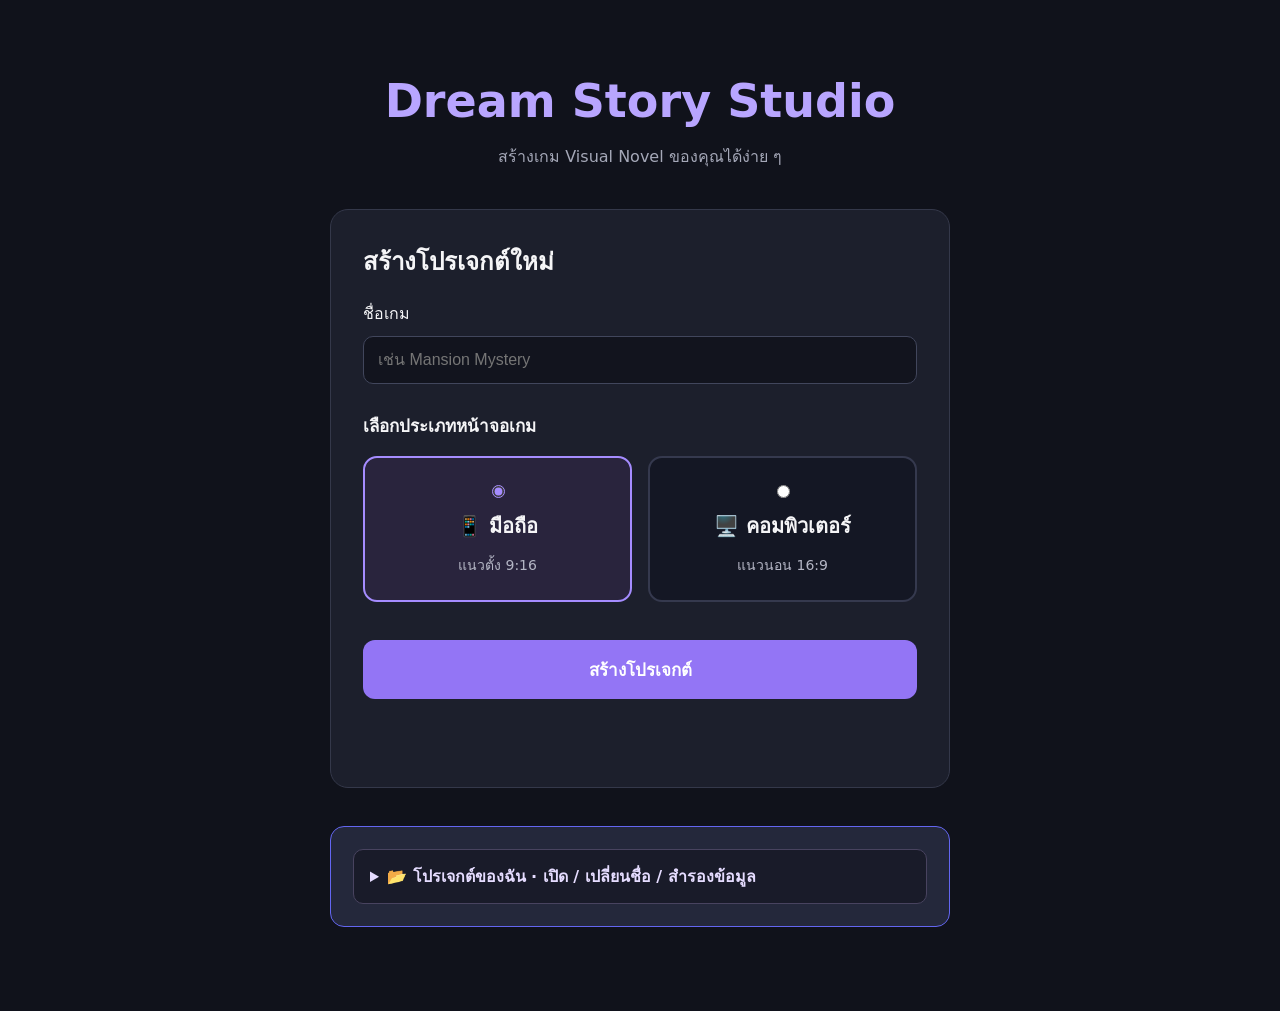
<file: dream-story-ipad-publish/index.html>
<!DOCTYPE html>
<html lang="th">
<head>
<link rel="manifest" href="manifest.webmanifest">
<meta name="theme-color" content="#15131f">
<link rel="apple-touch-icon" href="icon-192.png">

  <meta charset="UTF-8">
  <meta name="viewport" content="width=device-width, initial-scale=1.0">
  <title>Dream Story Studio</title>
  <link rel="stylesheet" href="css/style.css">
<style>
/* Dream Story Workspace 53 V1: home layout */
@media(min-width:850px){
 body{min-height:100vh}
 main.container{max-width:1100px!important;width:min(1100px,96vw);margin:0 auto;display:grid;grid-template-columns:minmax(0,1fr) minmax(0,1fr);gap:14px;align-items:start}
 main.container>header{grid-column:1/-1;text-align:center;margin:0;padding:10px 0}
 main.container>header h1{margin:4px 0}
 main.container>.project-panel{grid-column:1/-1;grid-row:auto;min-width:0;width:min(100%,620px);max-width:620px;justify-self:center}
 main.container>.project-backup-panel{grid-column:1/-1;grid-row:auto;min-width:0;width:min(100%,620px);justify-self:center}
}
.project-backup-panel.ds-home-collapsed>.ds-home-extra{display:none!important}
.ds-home-toggle{margin:10px 0 0!important;width:100%;font-size:13px}
</style>
</head>
<body>
  <main class="container">
    <header>
      <h1>Dream Story Studio</h1>
      <p>สร้างเกม Visual Novel ของคุณได้ง่าย ๆ</p>
    </header>

    <section class="project-panel">
      <h2>สร้างโปรเจกต์ใหม่</h2>

      <label for="projectName">ชื่อเกม</label>
      <input
        type="text"
        id="projectName"
        placeholder="เช่น Mansion Mystery"
        maxlength="80"
      >

      <h3>เลือกประเภทหน้าจอเกม</h3>

      <div class="device-options">
        <label class="device-card">
          <input type="radio" name="device" value="mobile" checked>
          <span>📱 มือถือ</span>
          <small>แนวตั้ง 9:16</small>
        </label>

        <label class="device-card">
          <input type="radio" name="device" value="desktop">
          <span>🖥️ คอมพิวเตอร์</span>
          <small>แนวนอน 16:9</small>
        </label>
      </div>

      <button id="createProject" type="button">
        สร้างโปรเจกต์
      </button>

      <p id="statusMessage" role="status"></p>
    </section>

<!-- Dream Story Project Backup V1 -->
<section class="project-backup-panel">
  <h2>💾 สำรองและกู้คืนโปรเจกต์</h2>
  <p>เก็บไฟล์เกมและภาพประกอบไว้ในเครื่องของคุณ</p>

  <label for="backupProjectSelect">เลือกโปรเจกต์</label>
  <select id="backupProjectSelect"></select>

  
<!-- Dream Story Project Manager V1 -->
<div class="project-manager-actions"
     style="display:flex;flex-wrap:wrap;gap:8px;margin:12px 0 20px">

  <button id="openSelectedProject"
          type="button">
    📂 เปิดโปรเจกต์
  </button>

  <button id="renameSelectedProject"
          type="button">
    ✏️ เปลี่ยนชื่อ
  </button>

  <button id="deleteSelectedProject"
          type="button"
          style="background:#b91c1c">
    🗑️ ลบโปรเจกต์
  </button>

</div>

  <button id="backupProjectButton" type="button">
    📦 ดาวน์โหลด Backup ZIP
  </button>

  <hr>

  <label for="restoreProjectFile">กู้คืนจากไฟล์ ZIP</label>
  <input id="restoreProjectFile"
         type="file"
         accept=".zip,application/zip"
         style="display:none">

  <button id="chooseRestoreFile"
          type="button">
    📁 เลือกไฟล์ Backup ZIP
  </button>

  <p id="restoreSelectedFilename">
    ยังไม่ได้เลือกไฟล์
  </p>

  <button id="restoreProjectButton" type="button">
    📂 กู้คืนเป็นโปรเจกต์ใหม่
  </button>

  <p id="projectBackupStatus" role="status"></p>
</section>

  </main>

  <script src="js/database.js"></script>
<script src="js/app.js"></script>
<script src="js/project-backup.js"></script>

<script>
(() => {
  const chooseButton =
    document.getElementById("chooseRestoreFile");

  const fileInput =
    document.getElementById("restoreProjectFile");

  const filename =
    document.getElementById("restoreSelectedFilename");

  if (!chooseButton || !fileInput || !filename) return;

  chooseButton.addEventListener("click", () => {
    fileInput.click();
  });

  fileInput.addEventListener("change", () => {
    const file = fileInput.files?.[0];

    filename.textContent = file
      ? "✅ เลือกแล้ว: " + file.name
      : "ยังไม่ได้เลือกไฟล์";
  });
})();
</script>

<script>
/* Dream Story Workspace 53 V1: home quick actions */
(()=>{
const panel=document.querySelector('.project-backup-panel');if(!panel)return;
const title=panel.querySelector('h2');if(title)title.textContent='📂 โปรเจกต์ของฉัน';
const select=panel.querySelector('#backupProjectSelect');const actions=panel.querySelector('.project-manager-actions');
if(!select||!actions)return;
const extra=document.createElement('div');extra.className='ds-home-extra';
const toggle=document.createElement('button');toggle.type='button';toggle.className='ds-home-toggle';toggle.textContent='💾 เปิดเครื่องมือสำรอง / กู้คืน';
const nodes=[...panel.children];let after=false;
for(const el of nodes){if(el===actions){after=true;continue;}if(after)extra.append(el)}
panel.append(toggle,extra);panel.classList.add('ds-home-collapsed');
toggle.addEventListener('click',()=>{const closed=panel.classList.toggle('ds-home-collapsed');toggle.textContent=closed?'💾 เปิดเครื่องมือสำรอง / กู้คืน':'▾ ปิดเครื่องมือสำรอง / กู้คืน'});
})();
</script>
<!-- Dream Story Batch 55 -->
<link rel="stylesheet" href="css/home55.css">
<script src="js/home55.js"></script>
<!-- Dream Story Batch 56 -->
<script src="js/home56.js"></script>

<script>
if ('serviceWorker' in navigator) {
  window.addEventListener('load', () => navigator.serviceWorker.register('./sw.js').catch(err => console.warn('Offline setup:', err)));
}
</script>
</body>
</html>
</file>
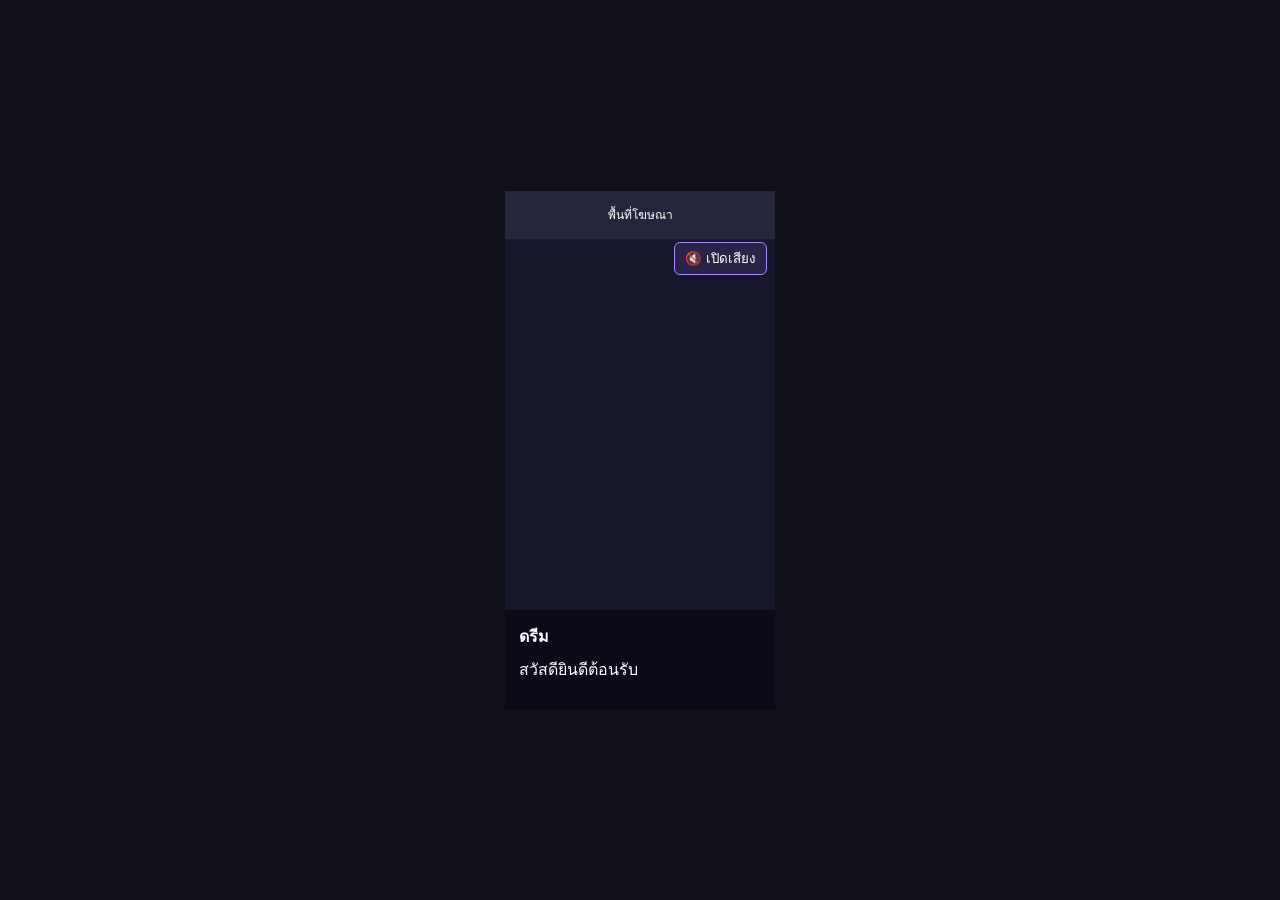
<file: games/dream-test/index.html>
<!doctype html>
<html lang="th">
<head>
<meta charset="utf-8">
<meta name="viewport" content="width=device-width,initial-scale=1">
<title>Dream Story Game</title>
<link rel="stylesheet" href="style.css">
</head>
<body>
<main id="game">
  <div id="ad">พื้นที่โฆษณา</div>
  <div id="scene">
    <div id="characters"></div>
    <div id="choices" hidden></div>
    <div id="ending" hidden>
      <h1>THE END</h1>
      <h2 id="endingTitle"></h2>
      <button id="restart">↻ เล่นใหม่</button>
    </div>
    <div id="dialogue">
      <strong id="speaker"></strong>
      <p id="text"></p>
    </div>
  </div>
</main>
<script src="game-data.js"></script>
<script src="player.js"></script>
</body>
</html>
</file>
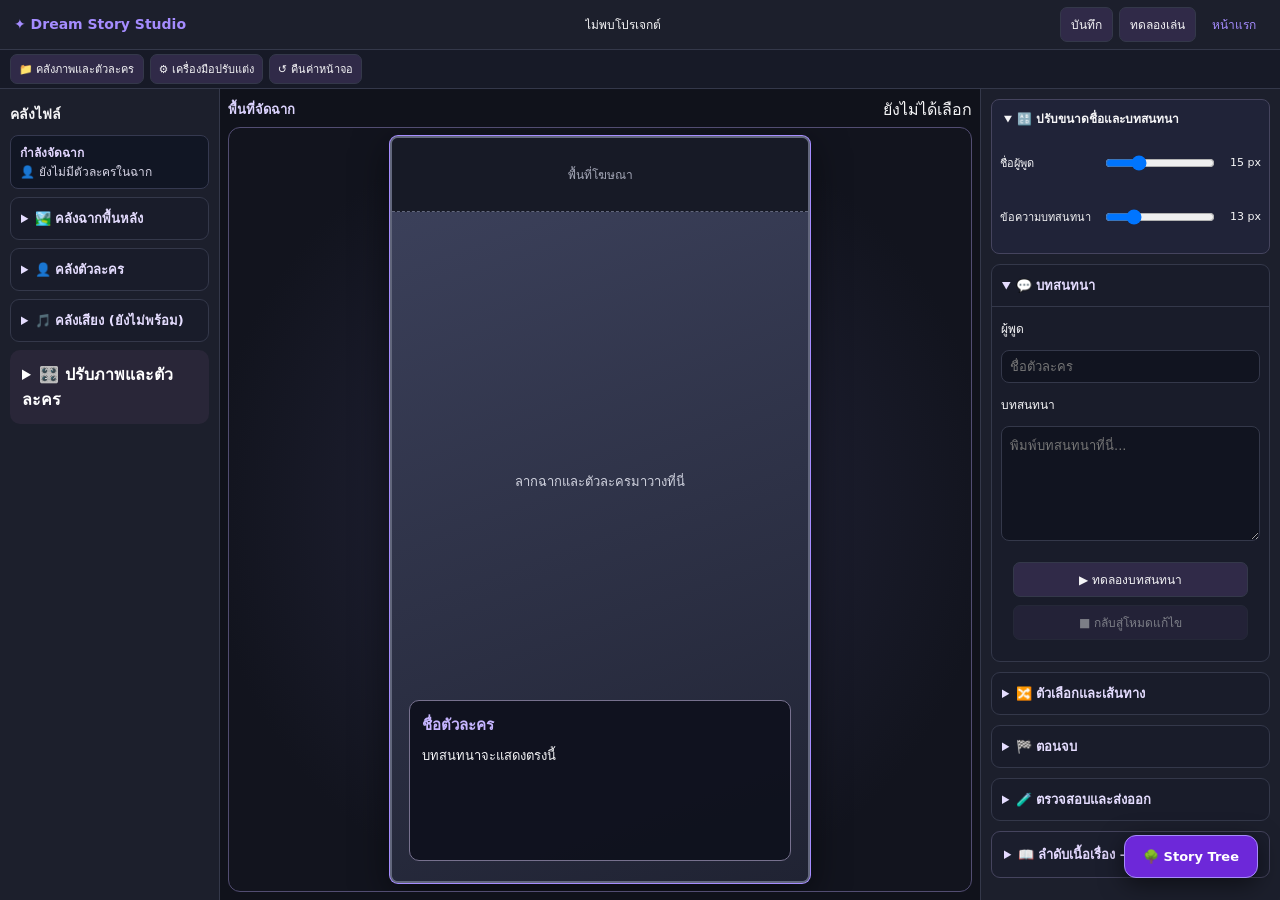
<file: dream-story-ipad-publish/editor.html>
<!DOCTYPE html>
<html lang="th">
<head>
<link rel="manifest" href="manifest.webmanifest">
<meta name="theme-color" content="#15131f">
<link rel="apple-touch-icon" href="icon-192.png">

  <meta charset="UTF-8">
  <meta name="viewport" content="width=device-width, initial-scale=1.0">
  <title>Editor | Dream Story Studio</title>
  <link rel="stylesheet" href="css/editor.css">
<script src="vendor/heic2any.min.js"></script>
</head>
<body>
  <div class="editor-app">

    <!-- แถบด้านบน -->
    <header class="toolbar">
      <div class="brand">✦ Dream Story Studio</div>
      <div id="projectTitle">ยังไม่ได้เลือกโปรเจกต์</div>
      <div class="toolbar-actions">
        <button id="saveButton" type="button" disabled>บันทึก</button>
        <button id="previewButton" type="button" disabled>ทดลองเล่น</button>
        <a href="index.html">หน้าแรก</a>
      </div>
    </header>

    <!-- พื้นที่ทำงาน -->
    <main class="workspace">

      <!-- คลังไฟล์ -->
      <aside class="asset-panel">
        <h2>คลังไฟล์</h2>

        <section>
          <h3>ฉากหลัง</h3>
          <button id="addBackground" type="button">
            + เพิ่มฉากหลัง
          </button>
          <input
            id="backgroundFileInput"
            type="file"
            accept="image/png,image/jpeg,image/webp,image/heic,image/heif,.heic,.heif"
            hidden
          >
          <button id="clearSceneBackground" type="button">
              🧹 ลบพื้นหลังของฉาก
            </button>
            <div id="backgroundLibrary" class="asset-list"></div>
<div class="background-position-controls">
  <h4>🖼️ ปรับภาพพื้นหลัง</h4>

  <label class="background-edit-label">
    <input id="backgroundEditMode" type="checkbox">
    เปิดโหมดลากภาพพื้นหลัง
  </label>

  <label for="backgroundZoom">
    ซูมภาพ: <span id="backgroundZoomValue">100%</span>
  </label>

  <input id="backgroundZoom"
         type="range"
         min="100"
         max="300"
         step="5"
         value="100">

  <button id="resetBackgroundPosition" type="button">
    ↺ รีเซ็ตตำแหน่งและขนาดภาพ
  </button>

  <p class="background-edit-hint">
    เปิดโหมดปรับภาพ แล้วลากพื้นที่ว่างของฉาก
    เพื่อเลื่อนภาพพื้นหลัง
  </p>
</div>

        </section>

        <section>
          <h3>ตัวละคร</h3>
          <button id="addCharacter" type="button">
            + เพิ่มตัวละคร
          </button>
          <input
            id="characterFileInput"
            type="file"
            accept="image/png,image/jpeg,image/webp,image/heic,image/heif,.heic,.heif"
            hidden
          >
          <div id="characterLibrary" class="asset-list"></div>
        </section>

        <section>
          <h3>เสียงและเพลง</h3>
          <button id="addAudio" type="button" disabled>
            + เพิ่มไฟล์เสียง
          </button>
          <div id="audioLibrary" class="asset-list"></div>
        </section>
      </aside>

      <!-- พื้นที่จัดฉาก -->
      <section class="stage-panel">
        <div class="stage-heading">
          <h2>พื้นที่จัดฉาก</h2>
          <span id="aspectRatioLabel">9:16</span>
        </div>

        <div class="stage-container">
          <div id="gameStage" class="game-stage mobile">
            <div class="ad-space">พื้นที่โฆษณา</div>

            <div class="scene-content">
              <p class="stage-placeholder">
                ลากฉากและตัวละครมาวางที่นี่
              </p>

              <div id="gameEnding" class="game-ending" hidden>
  <div class="game-ending-card">
    <div class="game-ending-label">THE END</div>
    <h2 id="gameEndingTitle">จบเรื่องราว</h2>
    <p>ขอบคุณที่เล่น!</p>
    <button id="restartGameButton" type="button">
      ↻ เล่นใหม่
    </button>
    <button id="exitEndingButton" type="button">
      ■ กลับสู่โหมดแก้ไข
    </button>
  </div>
</div>
<div id="gameChoices" class="game-choices" hidden></div>
<div class="dialogue-preview">
                <div id="speakerPreview">ชื่อตัวละคร</div>
                <div id="textPreview">
                  บทสนทนาจะแสดงตรงนี้
                </div>
              </div>
            </div>
          </div>
        </div>
      </section>

      <!-- แผงปรับแต่ง -->
      <aside class="properties-panel">
<div class="ending-editor">
  <h3>🏁 ตั้งค่าตอนจบ</h3>
  <label class="ending-toggle">
    <input id="isEndingScene" type="checkbox">
    ฉากนี้เป็นตอนจบ
  </label>
  <label for="endingTitle">ชื่อตอนจบ</label>
  <input
    id="endingTitle"
    type="text"
    placeholder="เช่น Good Ending"
    disabled
  >
  <p class="ending-help">
    เมื่อเล่นบทสนทนาครบ จะแสดงหน้าจบเกม
  </p>
</div>
<div class="game-validator-panel">
  <h3>🔍 ตรวจสอบเกม</h3>
  <button id="validateGameButton" type="button">
    ตรวจสอบความพร้อม
  </button>
  <div id="gameValidationResults"
       role="status"
       aria-live="polite"></div>
</div>
<div class="export-editor" style="padding:12px">
  <h3>📦 ส่งออกเกม</h3>
  <button id="exportGameButton" type="button">
    ดาวน์โหลดเกม ZIP
  </button>
  <p id="exportStatus" role="status" style="font-size:12px"></p>
  <button id="publishGameButton" type="button" disabled>
    🚀 เผยแพร่เกม (Publish)
  </button>
  <p id="publishStatus" role="status" aria-live="polite"
     style="font-size:12px">
    ระบบ Publish อยู่ระหว่างพัฒนา
  </p>
</div>
<div class="choice-editor">
  <h3>ตัวเลือกของฉาก</h3>
  <p class="choice-help">
    ตัวเลือกจะแสดงหลังบทสนทนาสุดท้าย
  </p>
  <button id="addChoiceButton" type="button">
    + เพิ่มตัวเลือก
  </button>
  <div id="choiceEditorList"></div>
</div>

<div class="dialogue-test-controls">
  <button id="testDialogue" type="button">
    ▶ ทดลองบทสนทนา
  </button>
  <button id="stopDialogue" type="button" disabled>
    ■ กลับสู่โหมดแก้ไข
  </button>
</div>

        <div style="padding:12px;">
          <button
            id="removeStageCharacter"
            type="button"
            disabled
            style="width:100%;"
          >
            🧹 ลบตัวละครที่เลือกออกจากฉาก (เก็บไว้ในคลัง)
          </button>
        </div>

        <div id="characterSizeControls" style="padding:12px;">
          <label for="characterSize">
            ขนาดตัวละคร:
            <span id="characterSizeValue">45%</span>
          </label>

          <input
            id="characterSize"
            type="range"
            min="10"
            max="100"
            value="45"
            step="1"
            disabled
            style="width:100%;"
          >

          <p>คลิกตัวละครบนฉากเพื่อปรับขนาด</p>
        </div>

        <h2>ปรับแต่ง</h2>
        <p>เลือกฉากหรือตัวละครเพื่อแก้ไขรายละเอียด</p>

        <label for="speakerInput">ผู้พูด</label>
        <input
          id="speakerInput"
          type="text"
          placeholder="ชื่อตัวละคร"
        >

        <label for="dialogueInput">บทสนทนา</label>
        <textarea
          id="dialogueInput"
          rows="6"
          placeholder="พิมพ์บทสนทนาที่นี่..."
        ></textarea>
      </aside>

    </main>

    <!-- แถบลำดับเนื้อเรื่อง -->
    <footer class="story-panel">
      <div class="story-heading">
        <h2>ลำดับเนื้อเรื่อง</h2>
        <button id="addDialogue" type="button">
          + เพิ่มบทสนทนา
        </button>
        <button id="addChoice" type="button" disabled>
          + เพิ่มทางเลือก
        </button>
      </div>

      <div id="storyTimeline" class="story-timeline">
<div class="scene-manager">
  <div class="scene-manager-actions">
    <button id="addSceneButton" type="button">
      + เพิ่มฉาก
    </button>
    <button id="renameSceneButton" type="button">
      เปลี่ยนชื่อฉาก
    </button>
    <button id="deleteSceneButton" type="button">
      ลบฉาก
    </button>
  </div>
  <div id="sceneTimelineList" class="scene-timeline-list"></div>
</div>

        ยังไม่มีบทสนทนา
      </div>
    </footer>

  </div>

  <script src="js/database.js"></script>
  <!-- ===== Dream Story Tree V1 ===== -->
<button id="openStoryTree"
        class="story-tree-floating-button"
        type="button">
  🌳 Story Tree
</button>

<div id="storyTreeModal"
     class="story-tree-modal"
     hidden>

  <div class="story-tree-window">

    <header class="story-tree-header">
      <div>
        <h2>🌳 Story Tree</h2>
        <p>แผนผังเส้นทางเนื้อเรื่อง</p>
      </div>

      <div class="story-tree-actions">
        <button id="storyTreeZoomOut" type="button">−</button>
        <span id="storyTreeZoomValue">100%</span>
        <button id="storyTreeZoomIn" type="button">+</button>
        <button id="storyTreeRefresh" type="button">↻</button>
        <button id="closeStoryTree" type="button">✕ ปิด</button>
      </div>
    </header>

    <div id="storyTreeViewport" class="story-tree-viewport">
      <div id="storyTreeCanvas" class="story-tree-canvas">
        <svg id="storyTreeLines"
             class="story-tree-lines"
             aria-hidden="true"></svg>
        <div id="storyTreeNodes"></div>
      </div>
    </div>

    <footer class="story-tree-footer">
      🟢 เริ่มต้น · 🟣 ฉากปัจจุบัน · 🏁 ฉากจบ ·
      ⚠️ เส้นทางมีปัญหา
    </footer>

  </div>
</div>

<script src="js/editor.js"></script>
<script src="export/exporter.js"></script>



<!-- Dream Story Editor Layout V1 -->
<script src="js/editor-layout.js"></script>
<!-- Dream Story Compact Editor V1 -->
<script src="js/editor-compact.js"></script>
<!-- Dream Story Workspace 53 V1 -->
<script src="js/workspace53.js"></script>
<!-- Dream Story Batch 54 -->
<script src="js/workspace54.js"></script>
<!-- Dream Story Batch 55 -->
<script src="js/workspace55.js"></script>
<!-- Dream Story Batch 56 -->
<script src="js/workspace56.js"></script>
<!-- Dream Story Audio 57 -->
<script src="js/audio57.js"></script>
<!-- Dream Story Layout 58 -->
<script src="js/layout58.js"></script>
<!-- Dream Story Layout 59 -->
<script src="js/layout59.js"></script>

<script>
if ('serviceWorker' in navigator) {
  window.addEventListener('load', () => navigator.serviceWorker.register('./sw.js').catch(err => console.warn('Offline setup:', err)));
}
</script>
<script src="js/publish.js"></script>
</body>
</html>
</file>
<file: dream-story-ipad-publish/css/style.css>
* {
  box-sizing: border-box;
}

body {
  margin: 0;
  min-height: 100vh;
  font-family: system-ui, -apple-system, sans-serif;
  background: #10121b;
  color: #f5f5f7;
}

.container {
  width: min(100% - 32px, 900px);
  margin: 0 auto;
  padding: 60px 0;
}

header {
  text-align: center;
  margin-bottom: 40px;
}

header h1 {
  font-size: clamp(30px, 5vw, 46px);
  margin-bottom: 10px;
  color: #b8a5ff;
}

header p {
  color: #a5a8b8;
  font-size: 16px;
}

.project-panel {
  max-width: 600px;
  margin: auto;
  padding: 32px;
  background: #1c1f2c;
  border: 1px solid #34384a;
  border-radius: 18px;
}

.project-panel h2 {
  margin-top: 0;
  font-size: 24px;
}

.project-panel h3 {
  font-size: 17px;
  margin-top: 28px;
}

label {
  display: block;
  margin-bottom: 10px;
}

#projectName {
  width: 100%;
  padding: 14px;
  background: #12141e;
  color: white;
  border: 1px solid #41465c;
  border-radius: 10px;
  font-size: 16px;
}

#projectName:focus {
  outline: 2px solid #a58cff;
}

.device-options {
  display: grid;
  grid-template-columns: 1fr 1fr;
  gap: 16px;
  margin-top: 16px;
}

.device-card {
  display: flex;
  flex-direction: column;
  align-items: center;
  gap: 12px;
  padding: 24px 12px;
  background: #141724;
  border: 2px solid #35394e;
  border-radius: 14px;
  cursor: pointer;
  text-align: center;
  transition: border-color 0.2s, background 0.2s;
}

.device-card:has(input:checked) {
  border-color: #a58cff;
  background: #29243d;
}

.device-card input {
  accent-color: #a58cff;
}

.device-card span {
  font-size: 20px;
  font-weight: 600;
}

.device-card small {
  color: #b4b6c5;
  font-size: 14px;
}

#createProject {
  width: 100%;
  margin-top: 28px;
  padding: 16px;
  border: none;
  border-radius: 12px;
  background: #9375f5;
  color: #fff;
  font-size: 17px;
  font-weight: 700;
  cursor: pointer;
}

#createProject:hover {
  background: #a58cff;
}

#createProject:focus-visible {
  outline: 3px solid white;
  outline-offset: 3px;
}

#statusMessage {
  min-height: 24px;
  color: #b8a5ff;
  text-align: center;
}

@media (max-width: 480px) {
  .container {
    padding: 30px 0;
  }

  .project-panel {
    padding: 22px;
  }

  .device-options {
    gap: 10px;
  }

  .device-card {
    padding: 18px 8px;
  }

  .device-card span {
    font-size: 17px;
  }
}


/* Dream Story Project Backup V1 */

.project-backup-panel {
  margin: 24px auto;
  padding: 22px;
  max-width: 650px;
  background: #24283b;
  color: #f8fafc;
  border: 1px solid #6366f1;
  border-radius: 14px;
}

.project-backup-panel h2 {
  margin-top: 0;
}

.project-backup-panel select,
.project-backup-panel input[type="file"] {
  display: block;
  width: 100%;
  max-width: 100%;
  box-sizing: border-box;
  margin: 10px 0 16px;
  padding: 10px;
}

.project-backup-panel select {
  background: #fff;
  color: #111827;
}

.project-backup-panel button {
  padding: 11px 16px;
  margin-bottom: 12px;
  background: #4f46e5;
  color: white;
  border: none;
  border-radius: 8px;
  cursor: pointer;
}

.project-backup-panel button:disabled {
  opacity: .5;
  cursor: wait;
}

.project-backup-panel hr {
  border: 0;
  border-top: 1px solid #52566b;
  margin: 20px 0;
}

#projectBackupStatus {
  overflow-wrap: anywhere;
}


/* Backup file picker fix */
#chooseRestoreFile {
  display: inline-block;
  background: #2563eb;
  color: white;
  cursor: pointer;
}

#restoreSelectedFilename {
  font-size: 13px;
  overflow-wrap: anywhere;
  margin: 4px 0 16px;
}
</file>
<file: dream-story-ipad-publish/css/home55.css>
/* Dream Story Batch 55: project manager folded by default */
.ds55-project-details{border:1px solid #48435f;border-radius:10px;overflow:hidden;background:#191b29}
.ds55-project-details > summary{cursor:pointer;list-style:revert;padding:14px 16px;font-weight:700;color:#e5dcff}
.ds55-project-content{padding:12px;min-width:0}
.ds55-project-content > h2{display:none}
.ds55-project-details:not([open]){min-height:0}
</file>
<file: games/dream-test/style.css>
*{box-sizing:border-box}
body{margin:0;background:#10101b;color:white;font-family:system-ui,sans-serif;
display:flex;justify-content:center;align-items:center;min-height:100vh}
#game{width:min(100vw,640px);background:#17172b;display:flex;flex-direction:column}
#game.mobile{max-width:270px}
#ad{height:36px;display:grid;place-items:center;background:#25253b;font-size:12px}
#scene{position:relative;width:100%;aspect-ratio:16/9;background-size:cover;
background-position:center;overflow:hidden}
#game.mobile #scene{aspect-ratio:5/8}
#game:not(.mobile) #scene{aspect-ratio:160/81}
#game.mobile #ad{height:48px}
#characters{position:absolute;inset:0;pointer-events:none}
#characters img{position:absolute;object-fit:contain}
#dialogue{position:absolute;bottom:0;left:0;right:0;z-index:10;
min-height:100px;padding:14px;background:rgba(9,9,22,.87);cursor:pointer}
#dialogue p{white-space:pre-wrap;margin:8px 0 0;line-height:1.6}
#choices{position:absolute;z-index:20;top:15%;left:10%;right:10%;
display:flex;flex-direction:column;gap:10px}
#choices button,#ending button{padding:12px;background:#292347;color:white;
border:1px solid #a78bfa;border-radius:8px;cursor:pointer}
#ending{position:absolute;z-index:30;inset:0;background:rgba(9,9,22,.95);
display:flex;flex-direction:column;align-items:center;justify-content:center;
text-align:center;padding:20px}
[hidden]{display:none!important}
</file>
<file: dream-story-ipad-publish/css/editor.css>
* {
  box-sizing: border-box;
}

:root {
  --bg: #10121b;
  --panel: #1c1f2c;
  --border: #34384a;
  --accent: #a58cff;
  --text: #f5f5f7;
  --muted: #a5a8b8;
}

body {
  margin: 0;
  font-family: system-ui, -apple-system, sans-serif;
  background: var(--bg);
  color: var(--text);
}

button, input, textarea {
  font: inherit;
}

button {
  padding: 10px 14px;
  border: 1px solid var(--border);
  border-radius: 9px;
  background: #302a48;
  color: var(--text);
  cursor: pointer;
}

button:disabled {
  opacity: 0.45;
  cursor: not-allowed;
}

a {
  color: var(--accent);
  text-decoration: none;
}

.editor-app {
  display: flex;
  flex-direction: column;
  min-height: 100vh;
}

.toolbar {
  display: flex;
  align-items: center;
  justify-content: space-between;
  flex-wrap: wrap;
  gap: 12px;
  padding: 14px 20px;
  background: var(--panel);
  border-bottom: 1px solid var(--border);
}

.brand {
  font-weight: 700;
  color: var(--accent);
}

.toolbar-actions {
  display: flex;
  align-items: center;
  gap: 10px;
}

.workspace {
  display: grid;
  grid-template-columns: 230px minmax(0, 1fr) 260px;
  flex: 1;
  min-height: 500px;
}

.asset-panel,
.properties-panel {
  padding: 18px;
  background: var(--panel);
}

.asset-panel {
  border-right: 1px solid var(--border);
}

.properties-panel {
  border-left: 1px solid var(--border);
}

.asset-panel section {
  margin-bottom: 28px;
}

.asset-panel button {
  width: 100%;
}

.asset-list {
  margin-top: 12px;
}

.stage-panel {
  padding: 18px;
  min-width: 0;
}

.stage-heading,
.story-heading {
  display: flex;
  align-items: center;
  justify-content: space-between;
  flex-wrap: wrap;
  gap: 12px;
}

h2 {
  font-size: 18px;
}

h3 {
  font-size: 15px;
  color: var(--muted);
}

.stage-container {
  display: flex;
  justify-content: center;
  align-items: flex-start;
  padding: 20px;
  min-height: 480px;
  overflow: auto;
  background: #151824;
  border: 1px solid var(--border);
  border-radius: 12px;
}

.game-stage {
  position: relative;
  display: flex;
  flex-direction: column;
  flex-shrink: 0;
  overflow: hidden;
  background: #292d3d;
  border: 2px solid #62677c;
  border-radius: 8px;
}

.game-stage.mobile {
  width: 270px;
  aspect-ratio: 9 / 16;
}

.game-stage.desktop {
  width: min(100%, 640px);
  aspect-ratio: 16 / 9;
}

.ad-space {
  flex: 0 0 10%;
  display: flex;
  align-items: center;
  justify-content: center;
  background: #171a26;
  border-bottom: 1px dashed #62677c;
  color: var(--muted);
  font-size: 12px;
}

.scene-content {
  position: relative;
  flex: 1;
  min-height: 0;
  background: linear-gradient(160deg, #3b405a, #202333);
}

.stage-placeholder {
  position: absolute;
  top: 35%;
  width: 100%;
  padding: 12px;
  text-align: center;
  color: #d2d4e0;
  font-size: 13px;
}

.dialogue-preview {
  position: absolute;
  bottom: 3%;
  left: 4%;
  width: 92%;
  min-height: 24%;
  padding: 12px;
  border: 1px solid #77718e;
  border-radius: 10px;
  background: rgba(14, 16, 28, 0.9);
  font-size: 13px;
}

#speakerPreview {
  margin-bottom: 8px;
  color: #c6b5ff;
  font-weight: 700;
}

.properties-panel label {
  display: block;
  margin: 18px 0 8px;
}

.properties-panel input,
.properties-panel textarea {
  width: 100%;
  padding: 12px;
  background: #111420;
  color: var(--text);
  border: 1px solid var(--border);
  border-radius: 8px;
}

.story-panel {
  padding: 16px 20px;
  background: var(--panel);
  border-top: 1px solid var(--border);
}

.story-timeline {
  margin-top: 12px;
  padding: 16px;
  min-height: 65px;
  background: #121520;
  border: 1px solid var(--border);
  border-radius: 9px;
  color: var(--muted);
}

@media (max-width: 1050px) {
  .workspace {
    grid-template-columns: 190px minmax(0, 1fr);
  }

  .properties-panel {
    grid-column: 1 / -1;
    border-left: none;
    border-top: 1px solid var(--border);
  }
}

@media (max-width: 650px) {
  .workspace {
    display: flex;
    flex-direction: column;
  }

  .asset-panel {
    border-right: none;
    border-bottom: 1px solid var(--border);
  }

  .stage-container {
    padding: 12px;
    min-height: 420px;
  }

  .game-stage.mobile {
    width: min(270px, 100%);
  }

  .toolbar-actions {
    flex-wrap: wrap;
  }
}


/* Dream Story Studio - Dialogue Layer Fix */

.scene-content {
  position: relative;
  isolation: isolate;
}

#characterLayer {
  z-index: 2 !important;
}

.dialogue-preview {
  position: absolute;
  z-index: 10;
}



/* Dream Story Dialogue Controls V1 */

.dialogue-test-controls {
  display: flex;
  flex-direction: column;
  gap: 8px;
  padding: 12px;
}

.dialogue-test-controls button {
  width: 100%;
  padding: 10px;
}

.dialogue-preview {
  cursor: pointer;
  overflow-wrap: anywhere;
}



/* Dream Story Multi Dialogue V1 */

.dialogue-entry-list {
  display: flex;
  flex-direction: column;
  gap: 6px;
  padding: 10px;
  max-height: 260px;
  overflow-y: auto;
}

.dialogue-entry {
  display: flex;
  gap: 5px;
  border: 1px solid #444;
  border-radius: 6px;
  padding: 4px;
}

.dialogue-entry.selected {
  border-color: #a78bfa;
  background: rgba(167,139,250,0.12);
}

.dialogue-select {
  flex: 1;
  min-width: 0;
  text-align: left;
  overflow: hidden;
  text-overflow: ellipsis;
  white-space: nowrap;
}

.dialogue-delete {
  flex-shrink: 0;
  color: #ff9a9a;
}



/* Dream Story Multi Scene V1 */

.scene-manager {
  padding: 10px;
}

.scene-manager-actions {
  display: flex;
  flex-wrap: wrap;
  gap: 8px;
  margin-bottom: 10px;
}

.scene-manager-actions button {
  padding: 8px 12px;
}

.scene-timeline-list {
  display: flex;
  gap: 8px;
  overflow-x: auto;
  padding-bottom: 8px;
}

.scene-timeline-item {
  flex-shrink: 0;
  padding: 10px 16px;
  border: 1px solid #555;
  border-radius: 8px;
  cursor: pointer;
}

.scene-timeline-item.active {
  border-color: #a78bfa;
  background: rgba(167,139,250,0.2);
}


/* Dream Story Branching Choices V1 */

.choice-editor {
  padding: 12px;
  border-bottom: 1px solid #444;
}

.choice-help {
  font-size: 12px;
  opacity: 0.75;
}

#addChoiceButton {
  width: 100%;
  margin-bottom: 10px;
}

.choice-editor-row {
  display: flex;
  flex-direction: column;
  gap: 6px;
  padding: 8px;
  margin-bottom: 8px;
  border: 1px solid #555;
  border-radius: 8px;
}

.choice-editor-row input,
.choice-editor-row select,
.choice-editor-row button {
  width: 100%;
  min-width: 0;
}

.game-choices {
  position: absolute;
  z-index: 20;
  left: 10%;
  right: 10%;
  top: 15%;
  display: flex;
  flex-direction: column;
  gap: 10px;
  padding: 12px;
}

.game-choices[hidden] {
  display: none !important;
}

.game-choices button {
  padding: 12px;
  border-radius: 8px;
  background: rgba(30, 25, 55, 0.92);
  color: white;
  border: 1px solid #a78bfa;
  cursor: pointer;
}


/* Dream Story Background Management V1 */

#clearSceneBackground {
  width: 100%;
  margin: 8px 0;
  padding: 9px;
  cursor: pointer;
}

.background-library-row {
  display: flex;
  align-items: stretch;
  gap: 6px;
  margin-bottom: 8px;
}

.background-library-row .background-library-select {
  flex: 1;
  min-width: 0;
  margin-bottom: 0 !important;
  overflow-wrap: anywhere;
}

.background-library-delete {
  flex: 0 0 42px;
  cursor: pointer;
  border-radius: 6px;
}


/* ===== Dream Story Endings V1 ===== */

.ending-editor {
  padding: 12px;
  border-bottom: 1px solid #444;
  display: flex;
  flex-direction: column;
  gap: 9px;
}

.ending-toggle {
  display: flex;
  align-items: center;
  gap: 8px;
}

.ending-toggle input {
  width: auto;
}

#endingTitle {
  width: 100%;
  min-width: 0;
  box-sizing: border-box;
  padding: 9px;
}

.ending-help {
  font-size: 12px;
  opacity: 0.7;
  margin: 0;
}

.game-ending {
  position: absolute;
  inset: 0;
  z-index: 30;
  display: flex;
  align-items: center;
  justify-content: center;
  background: rgba(8, 8, 20, 0.94);
  padding: 16px;
  box-sizing: border-box;
}

.game-ending[hidden] {
  display: none !important;
}

.game-ending-card {
  width: 100%;
  max-width: 320px;
  text-align: center;
  color: white;
}

.game-ending-label {
  font-size: 13px;
  letter-spacing: 5px;
  color: #c4b5fd;
  margin-bottom: 12px;
}

.game-ending-card h2 {
  font-size: clamp(20px, 5vw, 32px);
  overflow-wrap: anywhere;
  margin: 12px 0;
}

.game-ending-card p {
  opacity: 0.8;
}

.game-ending-card button {
  display: block;
  width: 100%;
  padding: 12px;
  margin-top: 12px;
  border-radius: 8px;
  cursor: pointer;
}


/* ===== Dream Story Character Library Delete V1 ===== */

.character-library-row {
  display: flex;
  align-items: center;
  gap: 6px;
  margin-bottom: 8px;
}

.character-library-row > button:first-child {
  flex: 1;
  min-width: 0;
}

.character-library-delete {
  flex: 0 0 38px;
  min-height: 38px;
  border: 1px solid #a85555;
  border-radius: 6px;
  background: #43232b;
  color: white;
  cursor: pointer;
}

.character-library-delete:hover {
  background: #71323e;
}


/* ===== Dream Story Game Validator V1 ===== */

.game-validator-panel {
  padding: 12px;
  border-bottom: 1px solid #444;
}

.game-validator-panel button {
  width: 100%;
  padding: 10px;
  cursor: pointer;
}

#gameValidationResults {
  margin-top: 12px;
  font-size: 12px;
  line-height: 1.6;
  overflow-wrap: anywhere;
}

#gameValidationResults ul {
  padding-left: 20px;
  margin: 6px 0 12px;
}

.validation-errors {
  color: #fca5a5;
}

.validation-warnings {
  color: #fcd34d;
}


/* ===== Dream Story Background Position V1 ===== */

.background-position-controls {
  margin-top: 12px;
  padding: 12px;
  border: 1px solid #555;
  border-radius: 8px;
}

.background-position-controls h4 {
  margin: 0 0 12px;
}

.background-position-controls label {
  display: block;
  margin-bottom: 8px;
}

.background-position-controls input[type="range"] {
  width: 100%;
  margin-bottom: 10px;
}

.background-edit-hint {
  font-size: 12px;
  opacity: .75;
  line-height: 1.5;
}

.scene-content.background-editing {
  cursor: grab;
  touch-action: none;
}

.scene-content.background-editing:active {
  cursor: grabbing;
}


/* ===== Dream Story Tree V1 ===== */

.story-tree-floating-button {
  position: fixed;
  right: 22px;
  bottom: 22px;
  z-index: 900;
  padding: 13px 18px;
  background: #6d28d9;
  color: white;
  border: 1px solid #a78bfa;
  border-radius: 12px;
  font-weight: 700;
  cursor: pointer;
  box-shadow: 0 6px 24px #0008;
}

.story-tree-modal[hidden] {
  display: none !important;
}

.story-tree-modal {
  position: fixed;
  inset: 0;
  z-index: 2000;
  background: rgba(0, 0, 0, .82);
  display: grid;
  place-items: center;
  padding: 15px;
}

.story-tree-window {
  width: min(1200px, 96vw);
  height: min(850px, 94vh);
  display: flex;
  flex-direction: column;
  background: #171725;
  color: #f8fafc;
  border: 1px solid #6d28d9;
  border-radius: 14px;
  overflow: hidden;
}

.story-tree-header {
  display: flex;
  justify-content: space-between;
  align-items: center;
  gap: 15px;
  padding: 14px 18px;
  border-bottom: 1px solid #444;
}

.story-tree-header h2 {
  margin: 0 0 4px;
}

.story-tree-header p {
  margin: 0;
  font-size: 12px;
  opacity: .7;
}

.story-tree-actions {
  display: flex;
  align-items: center;
  gap: 8px;
  flex-wrap: wrap;
}

.story-tree-actions button {
  padding: 8px 12px;
  background: #312e81;
  color: white;
  border: 1px solid #6366f1;
  border-radius: 7px;
  cursor: pointer;
}

.story-tree-viewport {
  flex: 1;
  min-height: 0;
  overflow: auto;
  position: relative;
  background-color: #10101d;
  background-image:
    radial-gradient(#35354c 1px, transparent 1px);
  background-size: 24px 24px;
}

.story-tree-viewport::after {
  content: "";
  display: block;
  width: var(--tree-width, 900px);
  height: var(--tree-height, 600px);
  pointer-events: none;
}

.story-tree-canvas {
  position: absolute;
  top: 0;
  left: 0;
}

.story-tree-lines {
  position: absolute;
  inset: 0;
  overflow: visible;
  pointer-events: none;
}

.story-tree-node {
  position: absolute;
  width: 190px;
  height: 94px;
  display: flex;
  flex-direction: column;
  justify-content: center;
  gap: 5px;
  padding: 10px;
  text-align: left;
  background: #27273c;
  color: white;
  border: 2px solid #6366f1;
  border-radius: 12px;
  cursor: pointer;
  box-shadow: 0 5px 15px #0006;
}

.story-tree-node:hover {
  background: #37345b;
}

.story-tree-node.start {
  border-color: #22c55e;
}

.story-tree-node.ending {
  border-color: #f59e0b;
}

.story-tree-node.current {
  box-shadow: 0 0 0 3px #c084fc;
}

.story-tree-node.problem {
  border-style: dashed;
  border-color: #ef4444;
}

.story-tree-node strong {
  font-size: 13px;
  overflow: hidden;
  text-overflow: ellipsis;
  white-space: nowrap;
}

.story-tree-node small {
  font-size: 11px;
  opacity: .75;
}

.story-tree-node-badge {
  font-size: 11px;
  opacity: .85;
}

.story-tree-footer {
  padding: 10px 16px;
  border-top: 1px solid #444;
  font-size: 12px;
  color: #cbd5e1;
}

@media (max-width: 650px) {
  .story-tree-header {
    align-items: flex-start;
    flex-direction: column;
  }

  .story-tree-floating-button {
    right: 12px;
    bottom: 12px;
  }
}


/* ===== Story Tree Modal Visibility Fix ===== */

#storyTreeModal[hidden] {
  display: none !important;
}

#storyTreeModal:not([hidden]) {
  display: grid !important;
  visibility: visible !important;
  opacity: 1 !important;
  pointer-events: auto !important;
}

#storyTreeModal .story-tree-window {
  visibility: visible;
  opacity: 1;
}


/* ===== Dream Story Tree V1.1 ===== */

.story-tree-viewport {
  cursor: grab;
  touch-action: pan-x pan-y;
}

.story-tree-viewport.story-tree-dragging {
  cursor: grabbing;
  user-select: none;
}

.story-tree-node.unreachable {
  border-color: #f97316;
  border-style: dashed;
}

.story-tree-node.unreachable::after {
  content: "⚠️ เข้าไม่ถึง";
  position: absolute;
  right: 7px;
  top: 6px;
  font-size: 10px;
  color: #fdba74;
}

.story-tree-node.problem {
  border-color: #ef4444;
}

.story-tree-reachability {
  font-weight: 600;
  color: #fbbf24;
}

.story-tree-actions button:hover {
  filter: brightness(1.25);
}


/* ===== Dream Story Editor Layout V1 ===== */

.workspace {
  grid-template-columns:
    minmax(0, 230px)
    minmax(0, 1fr)
    minmax(0, 260px);
  transition: grid-template-columns 0.2s ease;
}

.workspace.ds-hide-left {
  grid-template-columns:
    minmax(0, 1fr)
    minmax(0, 260px);
}

.workspace.ds-hide-right {
  grid-template-columns:
    minmax(0, 230px)
    minmax(0, 1fr);
}

.workspace.ds-hide-left.ds-hide-right {
  grid-template-columns: minmax(0, 1fr);
}

.workspace.ds-hide-left > .asset-panel,
.workspace.ds-hide-right > .properties-panel {
  display: none;
}

.ds-layout-toolbar {
  display: flex;
  flex-wrap: wrap;
  align-items: center;
  gap: 8px;
  padding: 10px 16px;
  background: #171a27;
  border-bottom: 1px solid var(--border);
}

.ds-layout-toolbar button {
  padding: 8px 12px;
  font-size: 13px;
}

.ds-layout-toolbar button[aria-pressed="false"] {
  background: #252735;
  color: #b8b8c5;
}

.workspace > .stage-panel {
  min-width: 0;
}

@media (max-width: 900px) {
  .workspace,
  .workspace.ds-hide-left,
  .workspace.ds-hide-right,
  .workspace.ds-hide-left.ds-hide-right {
    display: flex;
    flex-direction: column;
  }

  .workspace > .asset-panel,
  .workspace > .properties-panel {
    border: 0;
    border-bottom: 1px solid var(--border);
  }

  .workspace > .stage-panel {
    order: -1;
  }
}



/* ===== Dream Story Compact Editor V1 ===== */

.toolbar {
  padding: 8px 14px;
  gap: 8px;
}

.toolbar-actions {
  gap: 6px;
}

button {
  padding: 7px 10px;
  font-size: 13px;
  border-radius: 7px;
}

input,
textarea,
select {
  font-size: 13px;
}

.asset-panel,
.properties-panel {
  padding: 10px;
}

.asset-panel section {
  margin-bottom: 14px;
}

.stage-panel {
  padding: 10px;
}

.story-panel {
  padding: 10px;
}

.ds-layout-toolbar {
  padding: 6px 10px;
  gap: 6px;
}

.ds-layout-toolbar button {
  padding: 6px 9px;
  font-size: 12px;
}

.ds-tool-group {
  border: 1px solid var(--border);
  border-radius: 9px;
  margin-bottom: 8px;
  overflow: hidden;
  background: #171a27;
}

.ds-tool-group > summary {
  cursor: pointer;
  padding: 10px;
  font-size: 13px;
  font-weight: 650;
  color: #d5caff;
  user-select: none;
}

.ds-tool-group[open] > summary {
  border-bottom: 1px solid var(--border);
}

.ds-tool-group-body {
  padding: 10px;
}

.ds-tool-group-body > * {
  max-width: 100%;
}

.ds-tool-group-body button {
  white-space: normal;
}

@media (min-width: 901px) {
  .editor-app {
    height: 100vh;
    min-height: 0;
    overflow: hidden;
  }

  .workspace {
    flex: 1;
    min-height: 0;
    overflow: hidden;
  }

  .asset-panel,
  .properties-panel,
  .stage-panel {
    min-height: 0;
    overflow-y: auto;
  }

  .story-panel {
    max-height: 23vh;
    overflow-y: auto;
    flex-shrink: 0;
  }
}

@media (max-width: 900px) {
  .ds-tool-group > summary {
    padding: 12px;
  }
}



/* ===== Dream Story Preview Fit V1 ===== */

@media (min-width: 901px) {

  .stage-panel {
    display: flex;
    flex-direction: column;
    overflow: hidden;
  }

  .stage-heading {
    flex: 0 0 auto;
    margin-bottom: 6px;
  }

  .stage-container {
    flex: 1 1 auto;
    min-height: 0;
    min-width: 0;

    display: flex;
    align-items: center;
    justify-content: center;

    overflow: auto;
  }

  .game-stage {
    flex: 0 1 auto;
    max-width: 100%;
    max-height: 100%;
  }

  .game-stage.mobile {
    width: auto;
    height: min(100%, 620px);
    aspect-ratio: 9 / 16;
  }

  .game-stage.desktop {
    width: min(100%, 1000px);
    height: auto;
    aspect-ratio: 16 / 9;
  }

}


/* Dream Story Workspace 53 V1 */
:root {--ds-glow:#a58cff}
.toolbar{padding:7px 14px;gap:8px;min-height:48px;flex-wrap:nowrap}
.toolbar .brand{white-space:nowrap;font-size:14px}
#projectTitle{font-size:12px;overflow:hidden;text-overflow:ellipsis;white-space:nowrap}
.toolbar-actions{gap:6px;flex-shrink:0}
.toolbar-actions button,.toolbar-actions a{font-size:12px;padding:7px 10px;border-radius:7px}
.ds-layout-toolbar{flex:0 0 auto;padding:4px 10px}
.ds-layout-toolbar button{font-size:11px;padding:5px 8px}
.workspace{grid-template-columns:200px minmax(0,1fr) 265px;min-height:0}
.workspace.ds-hide-left{grid-template-columns:minmax(0,1fr) 265px}
.workspace.ds-hide-right{grid-template-columns:200px minmax(0,1fr)}
.workspace.ds-hide-left.ds-hide-right{grid-template-columns:minmax(0,1fr)}
.asset-panel,.properties-panel{padding:10px;overflow-y:auto;min-height:0}
.asset-panel h2,.properties-panel>h2{font-size:14px;margin:4px 0 10px}
.asset-panel section{margin:0}
.ds-asset-group,.ds-tool-group{background:#191c2a;border:1px solid #34384a;border-radius:9px;margin-bottom:8px;overflow:hidden}
.ds-asset-group>summary,.ds-tool-group>summary{padding:10px;font-size:13px;font-weight:650;cursor:pointer;color:#e5ddff}
.ds-asset-body,.ds-tool-group-body{padding:9px;display:flex;flex-direction:column;gap:7px}
.ds-asset-body>* ,.ds-tool-group-body>*{max-width:100%}
.ds-asset-body button,.ds-tool-group-body button{padding:7px 8px;font-size:12px}
.ds-tool-group-body label{margin:3px 0!important;font-size:12px}
.ds-tool-group-body input,.ds-tool-group-body textarea{padding:8px;font-size:13px}
.ds-tool-group-body textarea{min-height:100px;resize:vertical}
.ds-current-assets{font-size:12px;padding:7px 9px;border:1px solid #353950;border-radius:8px;background:#111624;margin-bottom:8px;color:#d9d7e8}
.ds-current-assets strong{color:#e3d7ff}
.ds-current-assets img{width:28px;height:34px;object-fit:contain;vertical-align:middle;margin-right:5px}
.stage-panel{padding:8px;min-width:0;min-height:0;display:flex;flex-direction:column;overflow:hidden;background:#10121b}
.stage-heading{flex:0 0 auto;margin:0 0 5px;min-height:22px}
.stage-heading h2{font-size:13px;margin:0;color:#ddd4ff}
.stage-container{flex:1 1 auto;min-height:0;min-width:0;padding:7px;display:flex;align-items:center;justify-content:center;overflow:hidden;background:radial-gradient(ellipse at center,#25263d,#12141e 75%);border-color:#524d72}
.game-stage{flex:none!important;max-width:none!important;max-height:none!important;box-shadow:0 0 0 1px #a58cff,0 10px 36px #0008}
.story-panel{padding:7px 12px;max-height:125px!important;min-height:76px;overflow:auto;flex:0 0 auto}
.story-heading{gap:6px}.story-heading h2{font-size:13px;margin:0}
.story-heading button,.scene-manager-actions button{padding:5px 8px;font-size:11px}
.story-timeline{margin-top:5px;padding:6px;min-height:0}
.scene-manager{margin:0}.scene-timeline-list{margin-top:4px}
.ds-hide-old-intro{display:none!important}
@media(min-width:901px){html,body{height:100%;overflow:hidden}.editor-app{height:100dvh;min-height:0;overflow:hidden}.workspace{flex:1 1 auto;overflow:hidden}}
@media(max-width:900px){.toolbar{flex-wrap:wrap}.workspace{display:flex;flex-direction:column}.stage-panel{height:65vh;min-height:380px;order:-1}.asset-panel,.properties-panel{overflow:visible}.story-panel{max-height:none!important}.stage-container{min-height:0}}


/* Dream Story Batch 54 */
.ds54-tools{flex:0 0 auto;border:1px solid var(--border,#393c55);border-radius:10px;background:#171c2b;padding:8px;margin-top:7px;max-height:32%;overflow:auto}
.ds54-top{display:flex;align-items:center;justify-content:space-between;gap:10px;font-size:13px;margin-bottom:7px}.ds54-top span{font-size:11px;color:#aeb5c9}
.ds54-tabs{display:flex;gap:6px;margin-bottom:6px}.ds54-tabs button{flex:1;padding:6px 9px;font-size:12px}
.ds54-tabs button[aria-pressed="true"]{background:#5744a4;color:white}
.ds54-tab[hidden]{display:none!important}.ds54-current-name{font-size:12px;color:#d5d7eb;margin:5px 0 7px}
.ds54-tab .background-position-controls{margin:0;padding:7px;display:grid;grid-template-columns:repeat(2,minmax(0,1fr));gap:5px 10px}
.ds54-tab .background-position-controls h4,.ds54-tab .background-edit-hint{grid-column:1/-1;margin:2px 0}
.ds54-tab #characterSizeControls{padding:5px!important}.ds54-tab #characterSizeControls p{margin:3px 0;font-size:12px}
.ds54-tab #removeStageCharacter{padding:6px!important;font-size:12px}
.ds54-rename{flex:0 0 auto!important;width:34px!important;min-width:34px!important;padding:6px!important;font-size:13px!important}
.background-library-row,.character-library-row{display:flex;align-items:center;gap:5px}
.background-library-row>.background-library-select,.character-library-row>button:first-child{flex:1;min-width:0}
@media(min-width:901px){.stage-container{flex:1 1 auto;min-height:0!important}.ds54-tools{max-height:34%;}}


/* Dream Story Batch 55: fix vertical character labels */
.character-library-row{display:flex!important;flex-direction:row!important;align-items:center!important;width:100%!important;min-width:0!important;gap:6px!important}
.character-library-row > button:first-child{display:flex!important;flex-direction:row!important;align-items:center!important;gap:8px!important;flex:1 1 auto!important;min-width:0!important;width:auto!important;max-width:100%!important;text-align:left!important;white-space:normal!important}
.character-library-row > button:first-child img{flex:0 0 45px!important;width:45px!important;height:60px!important;object-fit:contain!important}
.character-library-row > button:first-child span{display:block!important;flex:1 1 auto!important;min-width:0!important;writing-mode:horizontal-tb!important;white-space:normal!important;word-break:normal!important;overflow-wrap:normal!important;line-height:1.35!important;text-align:left!important}
.character-library-row > .character-library-delete,.character-library-row > .ds54-rename{flex:0 0 34px!important}

/* Dream Story Batch 56: horizontal background names and compact font controls */
.background-library-row{display:flex!important;flex-direction:row!important;align-items:center!important;gap:6px!important;min-width:0!important;width:100%!important}
.background-library-row>.background-library-select{display:block!important;flex:1 1 auto!important;min-width:0!important;width:auto!important;text-align:left!important;writing-mode:horizontal-tb!important;word-break:normal!important;overflow-wrap:anywhere!important;white-space:normal!important;line-height:1.35!important}
.background-library-row>.background-library-delete,.background-library-row>.ds54-rename{flex:0 0 34px!important;width:34px!important;min-width:34px!important}
.ds56-font-panel{border:1px solid #45445e;border-radius:8px;margin-top:6px;padding:5px 8px;background:#202338}
.ds56-font-panel summary{cursor:pointer;font-size:12px;font-weight:650;padding:4px}
.ds56-font-row{display:grid!important;grid-template-columns:95px minmax(0,1fr) 40px;align-items:center;gap:8px;margin:8px 0!important;font-size:11px}
.ds56-font-row input{width:100%;min-width:0}
.ds56-font-row output{white-space:nowrap;text-align:right}


/* Dream Story Audio 57 */
.ds57-audio-panel {display:grid;gap:7px;margin:8px 0 12px;padding:10px;border:1px solid #42455a;border-radius:9px;background:#1a1e2c;min-width:0;}
.ds57-audio-panel h4{margin:0 0 3px;font-size:14px;}
.ds57-audio-panel label{font-size:12px;}
.ds57-audio-panel select{width:100%;min-width:0;max-width:100%;padding:7px;}
.ds57-audio-panel input[type=range]{width:100%;}
.ds57-note{font-size:11px;color:#bfc5d7;line-height:1.4;margin:2px 0;}
.ds57-actions{display:flex;flex-wrap:wrap;gap:5px;}
.ds57-actions button{flex:1 1 auto;padding:6px 7px;font-size:12px;}
.ds57-audio-row{display:flex;align-items:center;gap:5px;min-width:0;margin:4px 0;padding:5px;border:1px solid #35384a;border-radius:6px;}
.ds57-audio-row span{flex:1;min-width:0;overflow:hidden;text-overflow:ellipsis;white-space:nowrap;writing-mode:horizontal-tb!important;}
.ds57-audio-row button{flex:0 0 auto;padding:5px 7px;}


/* Dream Story Layout 58 — larger iPad preview and side tool organization */
.workspace{grid-template-columns:minmax(190px,220px) minmax(0,1fr) minmax(250px,300px)!important;gap:0;min-height:0}
.workspace.ds-hide-left{grid-template-columns:minmax(0,1fr) minmax(250px,300px)!important}
.workspace.ds-hide-right{grid-template-columns:minmax(190px,220px) minmax(0,1fr)!important}
.workspace.ds-hide-left.ds-hide-right{grid-template-columns:minmax(0,1fr)!important}
.ds58-left-tools{max-height:none!important;overflow:visible!important;margin:8px 0!important;padding:7px!important}
.ds58-heading{font-size:13px;margin:10px 0 5px}
.ds58-left-tools .ds54-top{display:block}
.ds58-left-tools .ds54-top span{display:block;margin-top:4px;overflow-wrap:anywhere}
.ds58-left-tools .ds54-tab .background-position-controls{grid-template-columns:minmax(0,1fr)!important}
.ds58-left-tools .ds54-tab .background-position-controls>*{grid-column:1/-1!important;min-width:0}
.ds58-left-tools input[type=range]{width:100%;max-width:100%}
.ds58-preview{min-height:0!important}
.ds58-preview .stage-container{flex:1 1 auto!important;min-height:0!important}
.properties-panel{display:flex;flex-direction:column;gap:7px;min-height:0;overflow-y:auto}
.properties-panel .ds58-story{position:static!important;display:block!important;flex:0 0 auto!important;max-height:none!important;min-height:0!important;overflow:visible!important;padding:9px!important;margin-top:8px;border:1px solid #393b53;border-radius:9px}
.properties-panel .ds58-story .story-heading{display:flex;flex-wrap:wrap}
.properties-panel .ds58-story .story-timeline{max-height:360px;overflow:auto}
.properties-panel .ds56-font-panel{flex:0 0 auto}
@media(min-width:1101px){.workspace{flex:1 1 auto!important;overflow:hidden}.stage-panel{height:auto!important;order:initial!important}.stage-container{min-height:0!important}}
/* Tablet: preview gets the full available width and most of the first screen. */
@media(max-width:1100px){
 html,body{height:auto!important;overflow:auto!important}
 .editor-app{height:auto!important;min-height:100dvh!important;overflow:visible!important}
 .workspace,.workspace.ds-hide-left,.workspace.ds-hide-right,.workspace.ds-hide-left.ds-hide-right{display:flex!important;flex-direction:column!important;overflow:visible!important;height:auto!important}
 .workspace>.stage-panel{order:-1!important;display:flex!important;flex-direction:column!important;height:78dvh!important;min-height:470px!important;max-height:950px!important;overflow:hidden!important;padding:5px!important}
 .workspace>.stage-panel .stage-container{flex:1 1 auto!important;min-height:0!important;padding:5px!important}
 .workspace>.asset-panel,.workspace>.properties-panel{order:initial!important;display:flex;flex-direction:column;overflow:visible!important;max-height:none!important;min-height:0!important;width:100%!important;padding:12px!important}
 .workspace>.asset-panel{order:1!important}
 .workspace>.properties-panel{order:2!important}
 .workspace>.properties-panel .ds58-story .story-timeline{max-height:450px}
 .workspace.ds-hide-left>.asset-panel,.workspace.ds-hide-right>.properties-panel{display:none!important}
 .ds-layout-toolbar{position:relative!important}
}
@media(max-width:650px){.workspace>.stage-panel{height:73dvh!important;min-height:370px!important}.toolbar{gap:5px}.toolbar-actions{flex-wrap:wrap}}
@media(max-width:1100px) and (orientation:landscape){.workspace>.stage-panel{height:85dvh!important;min-height:310px!important}}


/* Dream Story Layout 59 — avoid overlapping right-side controls */
.properties-panel.ds59-right{display:block!important;position:relative!important;min-width:0!important;min-height:0!important;overflow-x:hidden!important;overflow-y:auto!important;align-content:normal!important;}
.properties-panel.ds59-right > *{position:relative!important;inset:auto!important;float:none!important;flex:none!important;min-width:0!important;max-width:100%!important;box-sizing:border-box!important;margin-top:0!important;margin-bottom:10px!important;}
.properties-panel.ds59-right .ds-tool-group{display:block!important;position:relative!important;height:auto!important;max-height:none!important;min-height:0!important;overflow:hidden!important;clear:both!important;}
.properties-panel.ds59-right .ds-tool-group:not([open])>.ds-tool-group-body{display:none!important;}
.properties-panel.ds59-right .ds-tool-group[open]>.ds-tool-group-body{display:flex!important;position:static!important;flex-direction:column!important;gap:9px!important;height:auto!important;max-height:none!important;overflow:visible!important;}
.properties-panel.ds59-right .ds-tool-group-body>*{position:relative!important;inset:auto!important;min-width:0!important;max-width:100%!important;box-sizing:border-box!important;flex-shrink:0!important;}
.properties-panel.ds59-right textarea,.properties-panel.ds59-right input,.properties-panel.ds59-right select{max-width:100%!important;box-sizing:border-box!important;}
.properties-panel.ds59-right textarea{display:block!important;min-height:115px!important;resize:vertical!important;}
.properties-panel.ds59-right .ds56-font-panel{display:block!important;height:auto!important;overflow:visible!important;}
.properties-panel.ds59-right .ds56-font-row{max-width:100%!important;min-width:0!important;}
.properties-panel.ds59-right .ds59-timeline{display:block!important;position:relative!important;inset:auto!important;max-width:100%!important;max-height:none!important;min-height:0!important;overflow:hidden!important;border:1px solid #45445e;border-radius:9px;background:#1b1e2d;margin:8px 0 14px!important;}
.properties-panel.ds59-right .ds59-timeline>summary{cursor:pointer;display:list-item;padding:12px;font-size:13px;font-weight:650;color:#e4d9ff;touch-action:manipulation;}
.properties-panel.ds59-right .ds59-timeline:not([open])>.story-panel{display:none!important;}
.properties-panel.ds59-right .ds59-timeline[open]>.story-panel{display:block!important;position:static!important;max-height:none!important;min-height:0!important;height:auto!important;overflow:visible!important;padding:9px!important;margin:0!important;border:0!important;}
.properties-panel.ds59-right .ds59-timeline .story-timeline{max-height:360px!important;overflow-y:auto!important;overflow-x:hidden!important;}
@media(max-width:1100px){
 .workspace>.properties-panel.ds59-right{display:block!important;overflow:visible!important;height:auto!important;max-height:none!important;}
 .workspace.ds-hide-right>.properties-panel.ds59-right{display:none!important;}
 .properties-panel.ds59-right .ds59-timeline .story-timeline{max-height:450px!important;}
}
</file>
